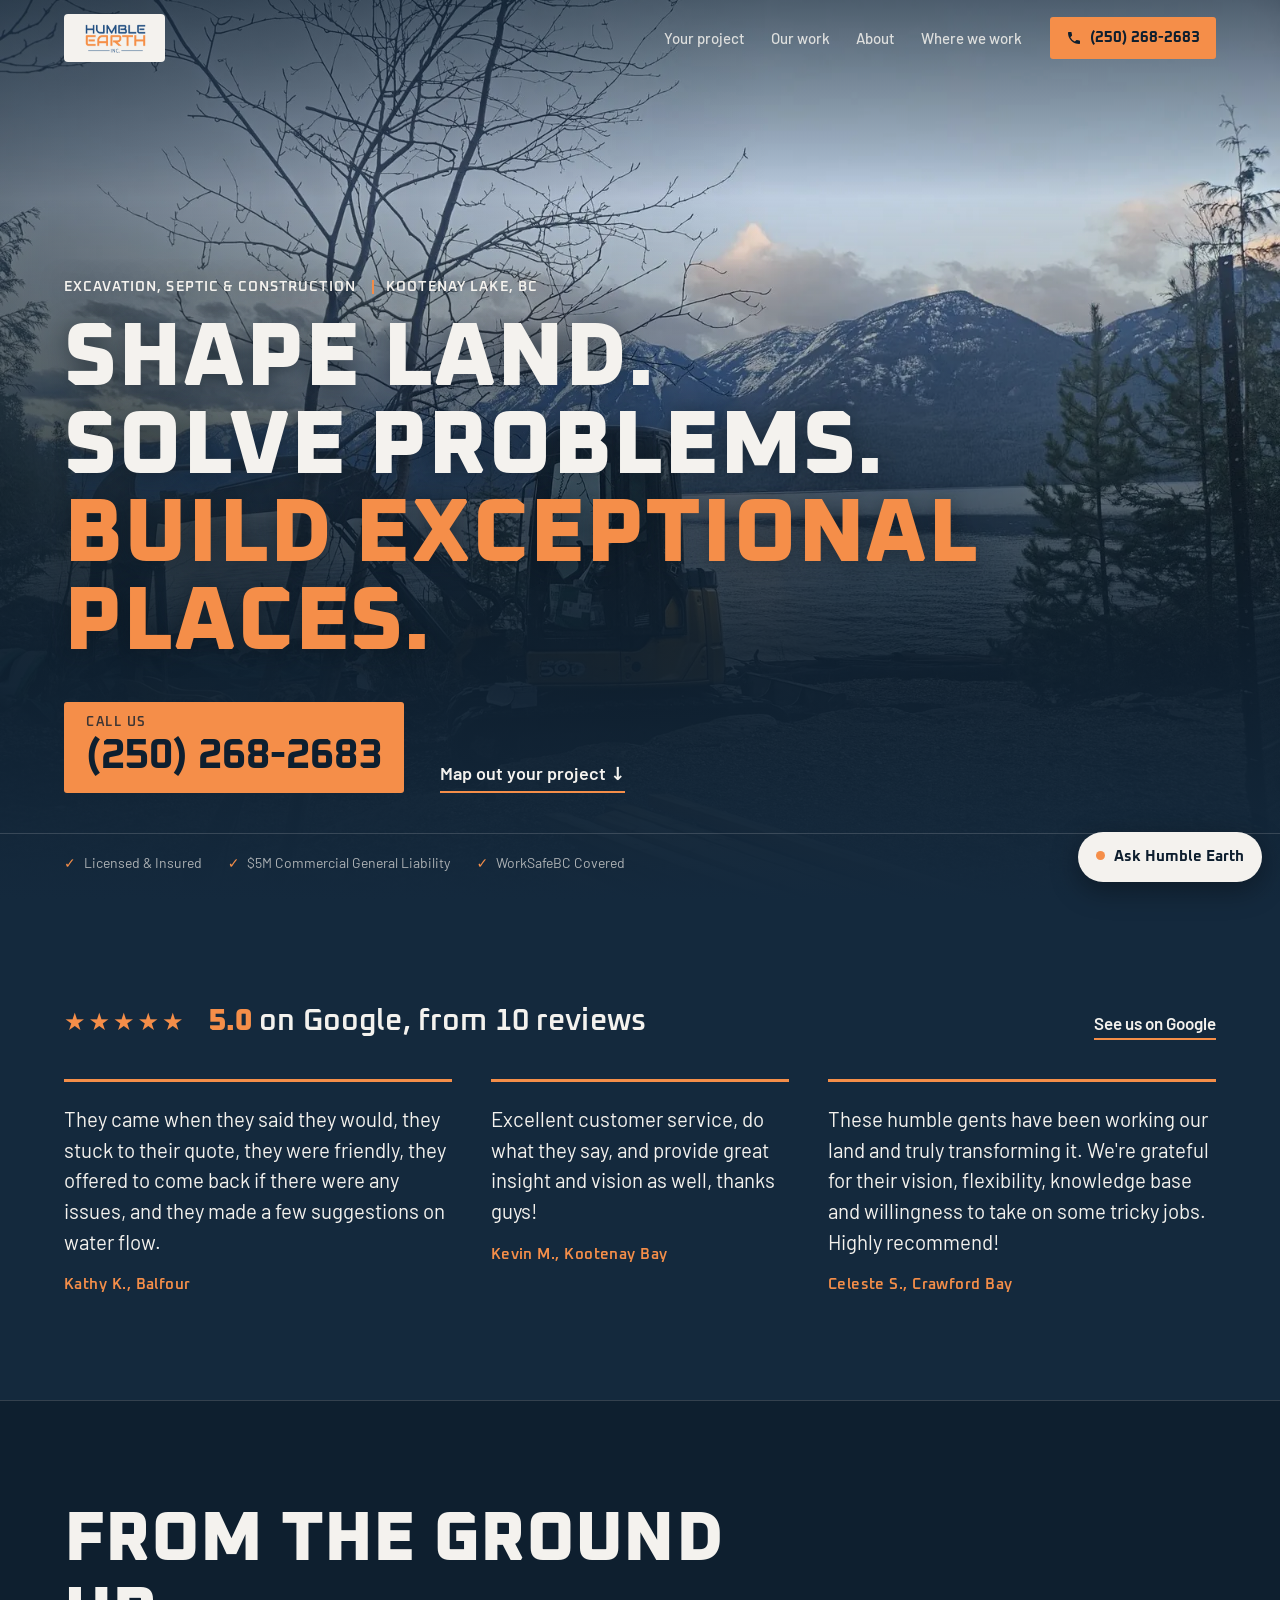
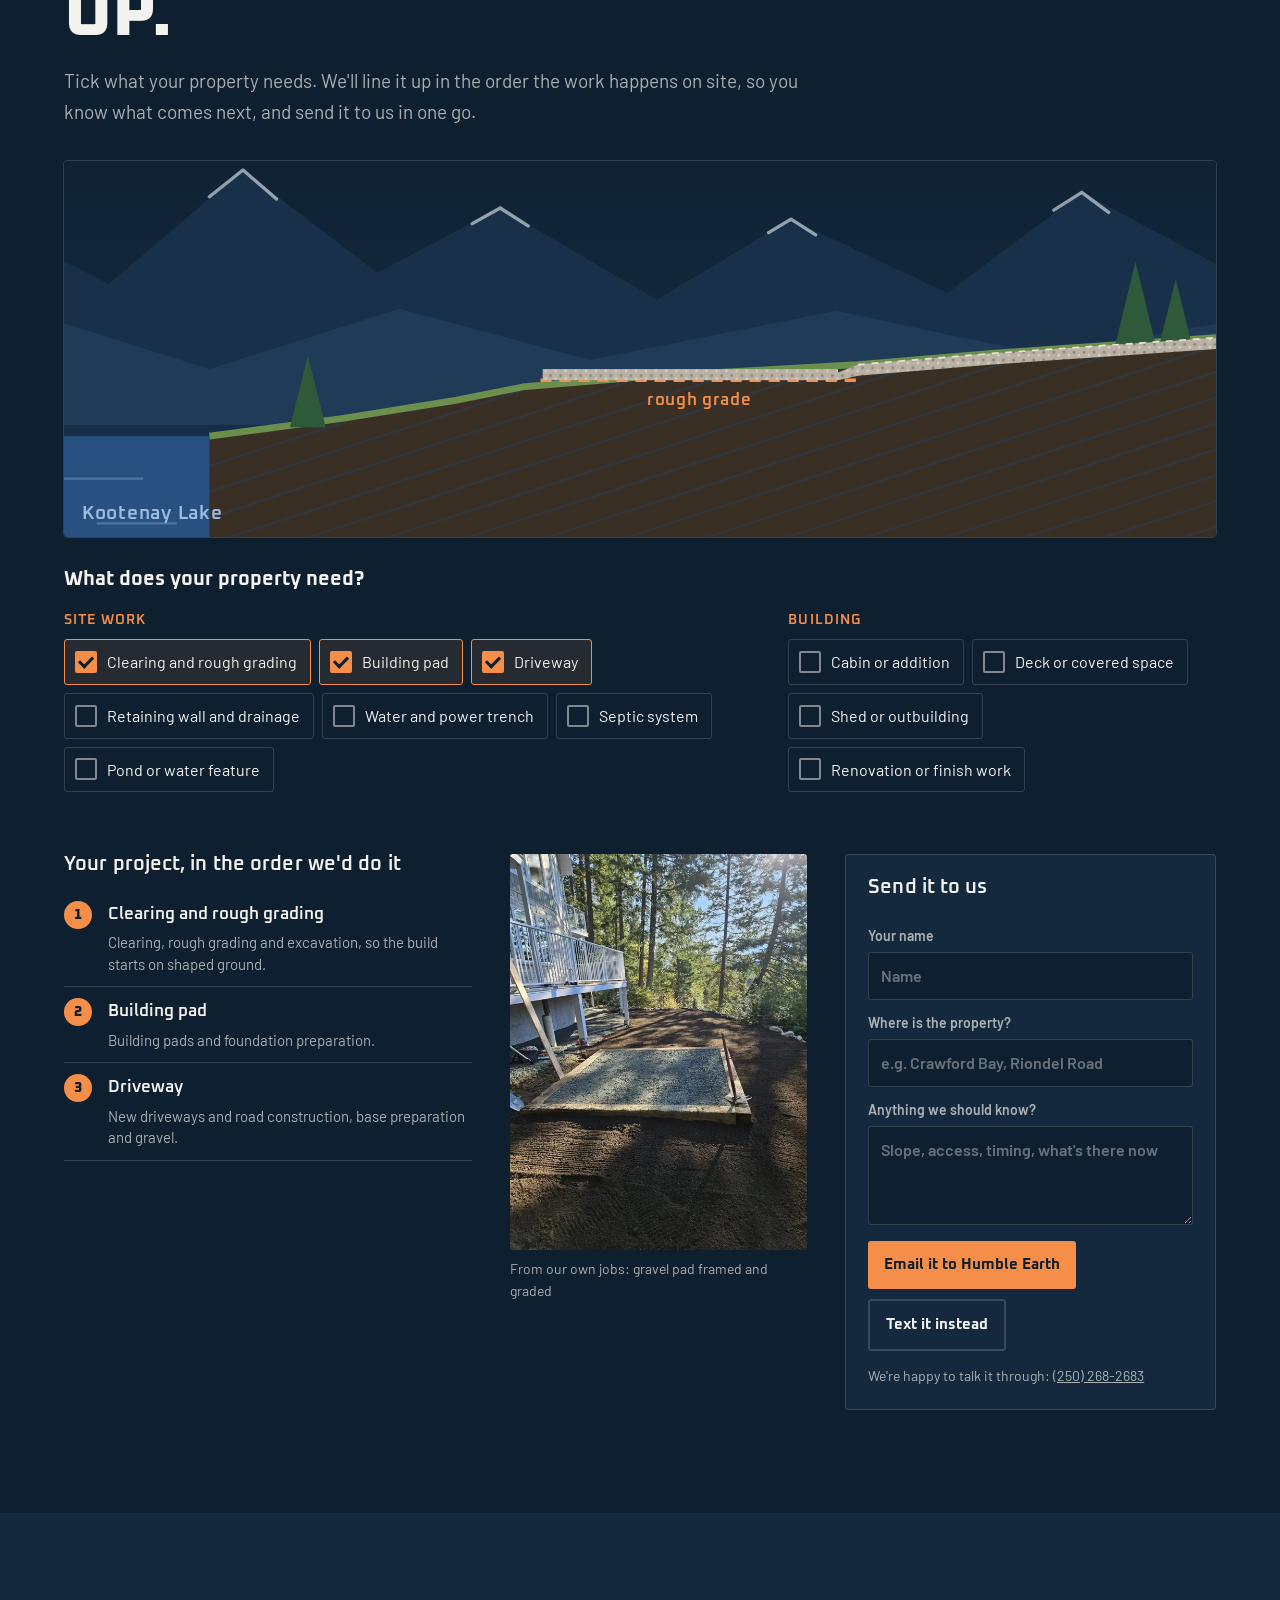
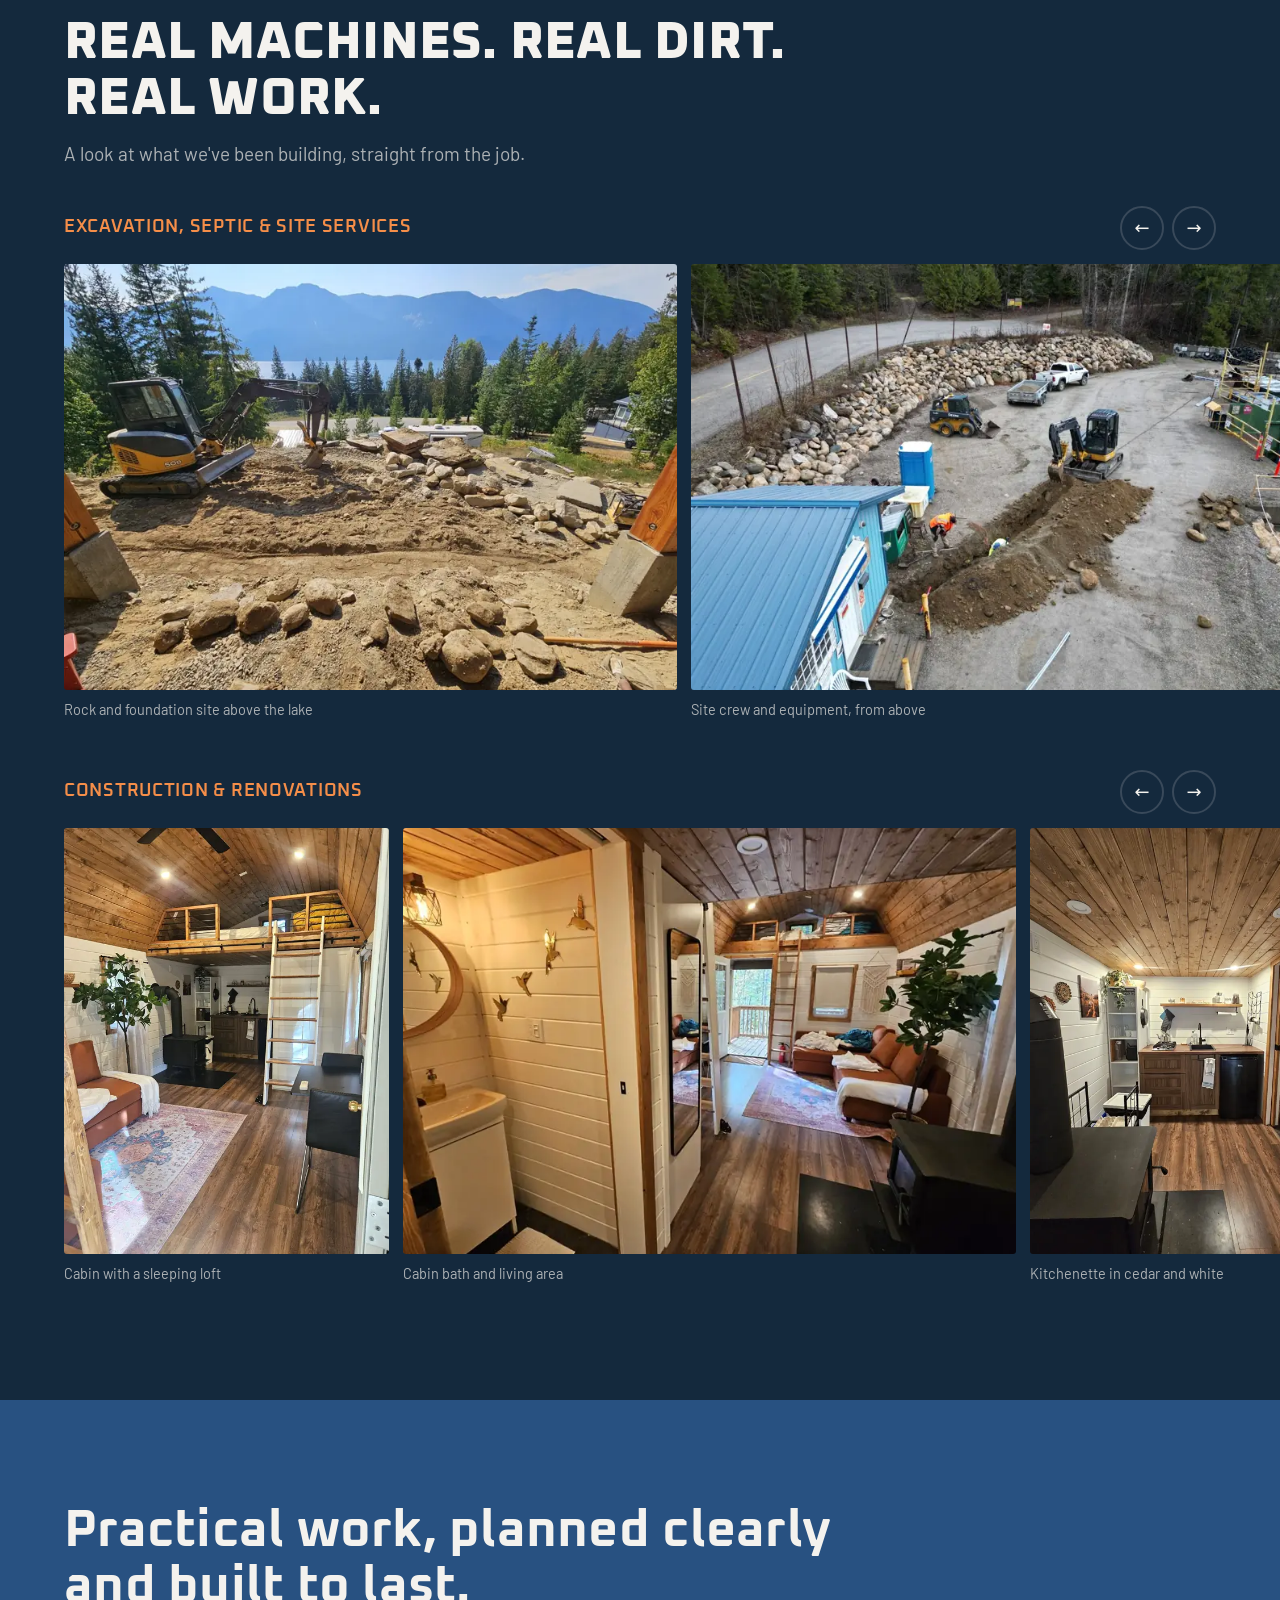
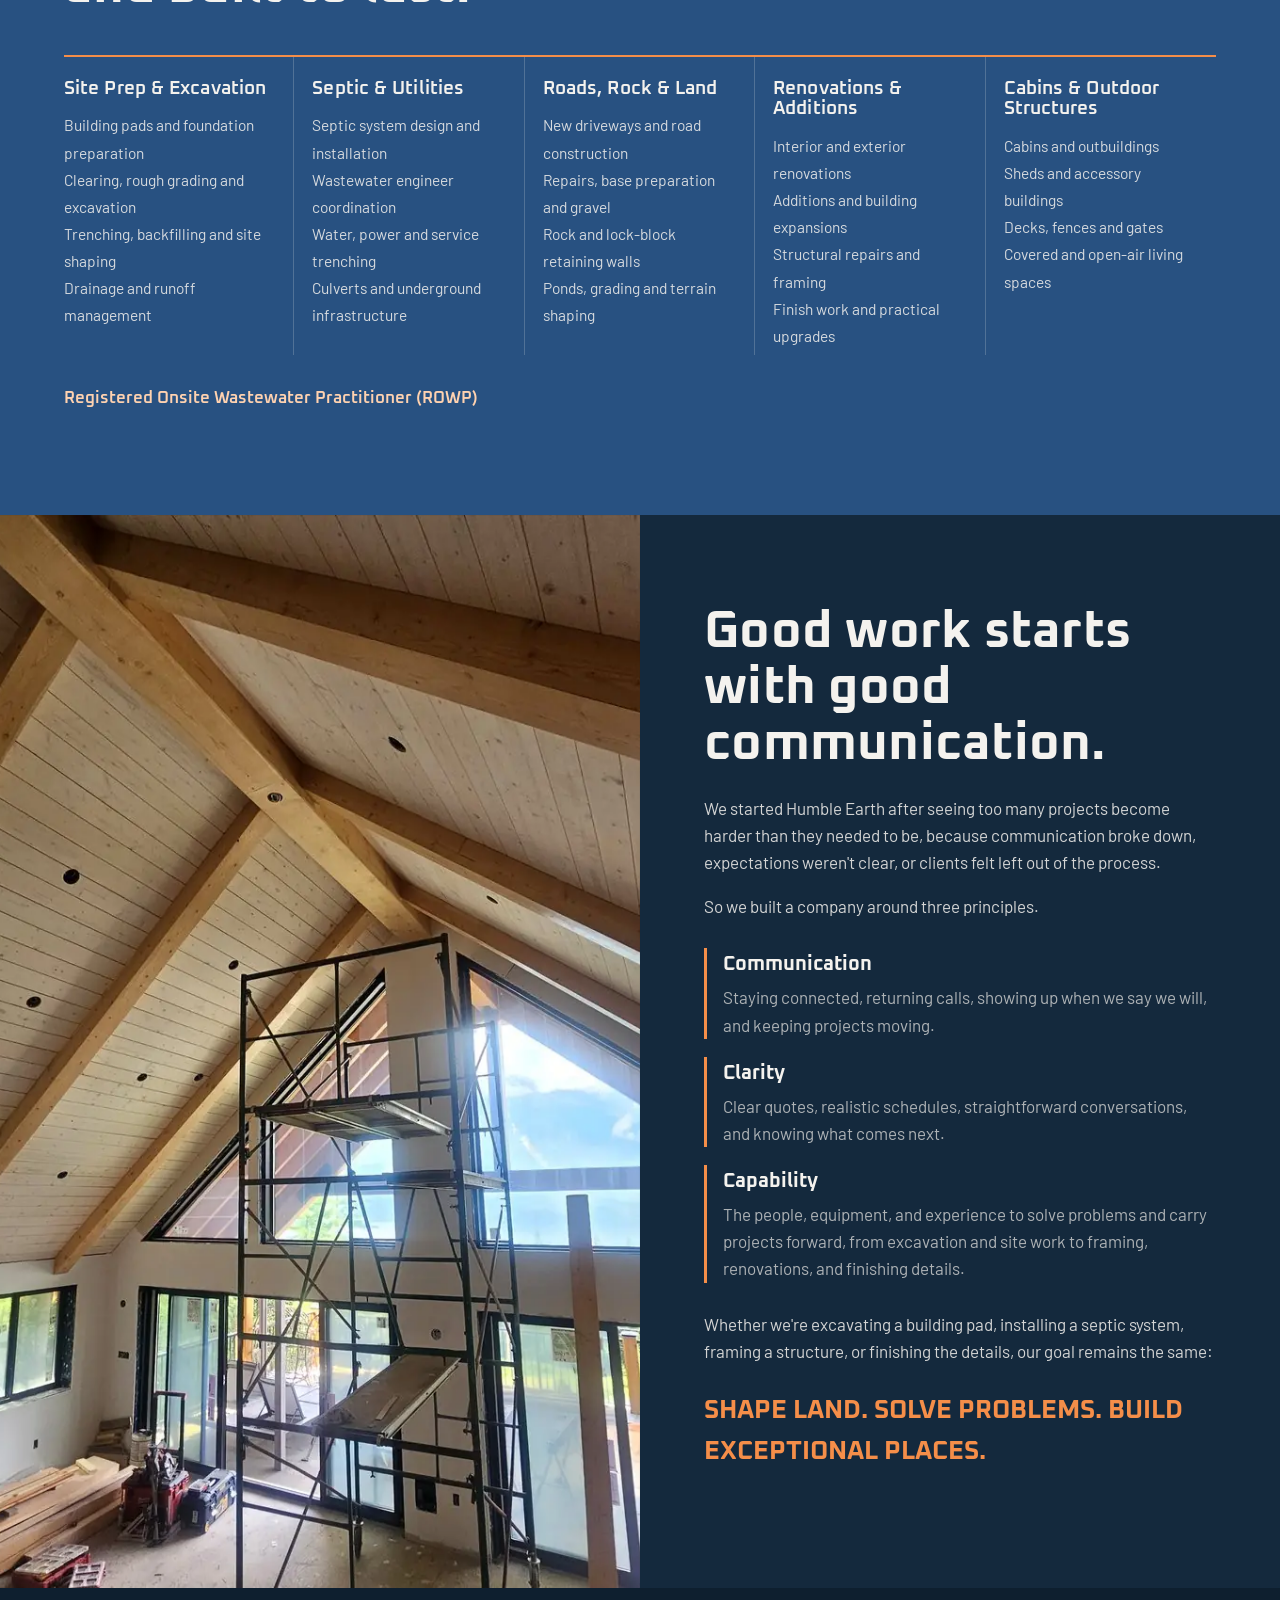
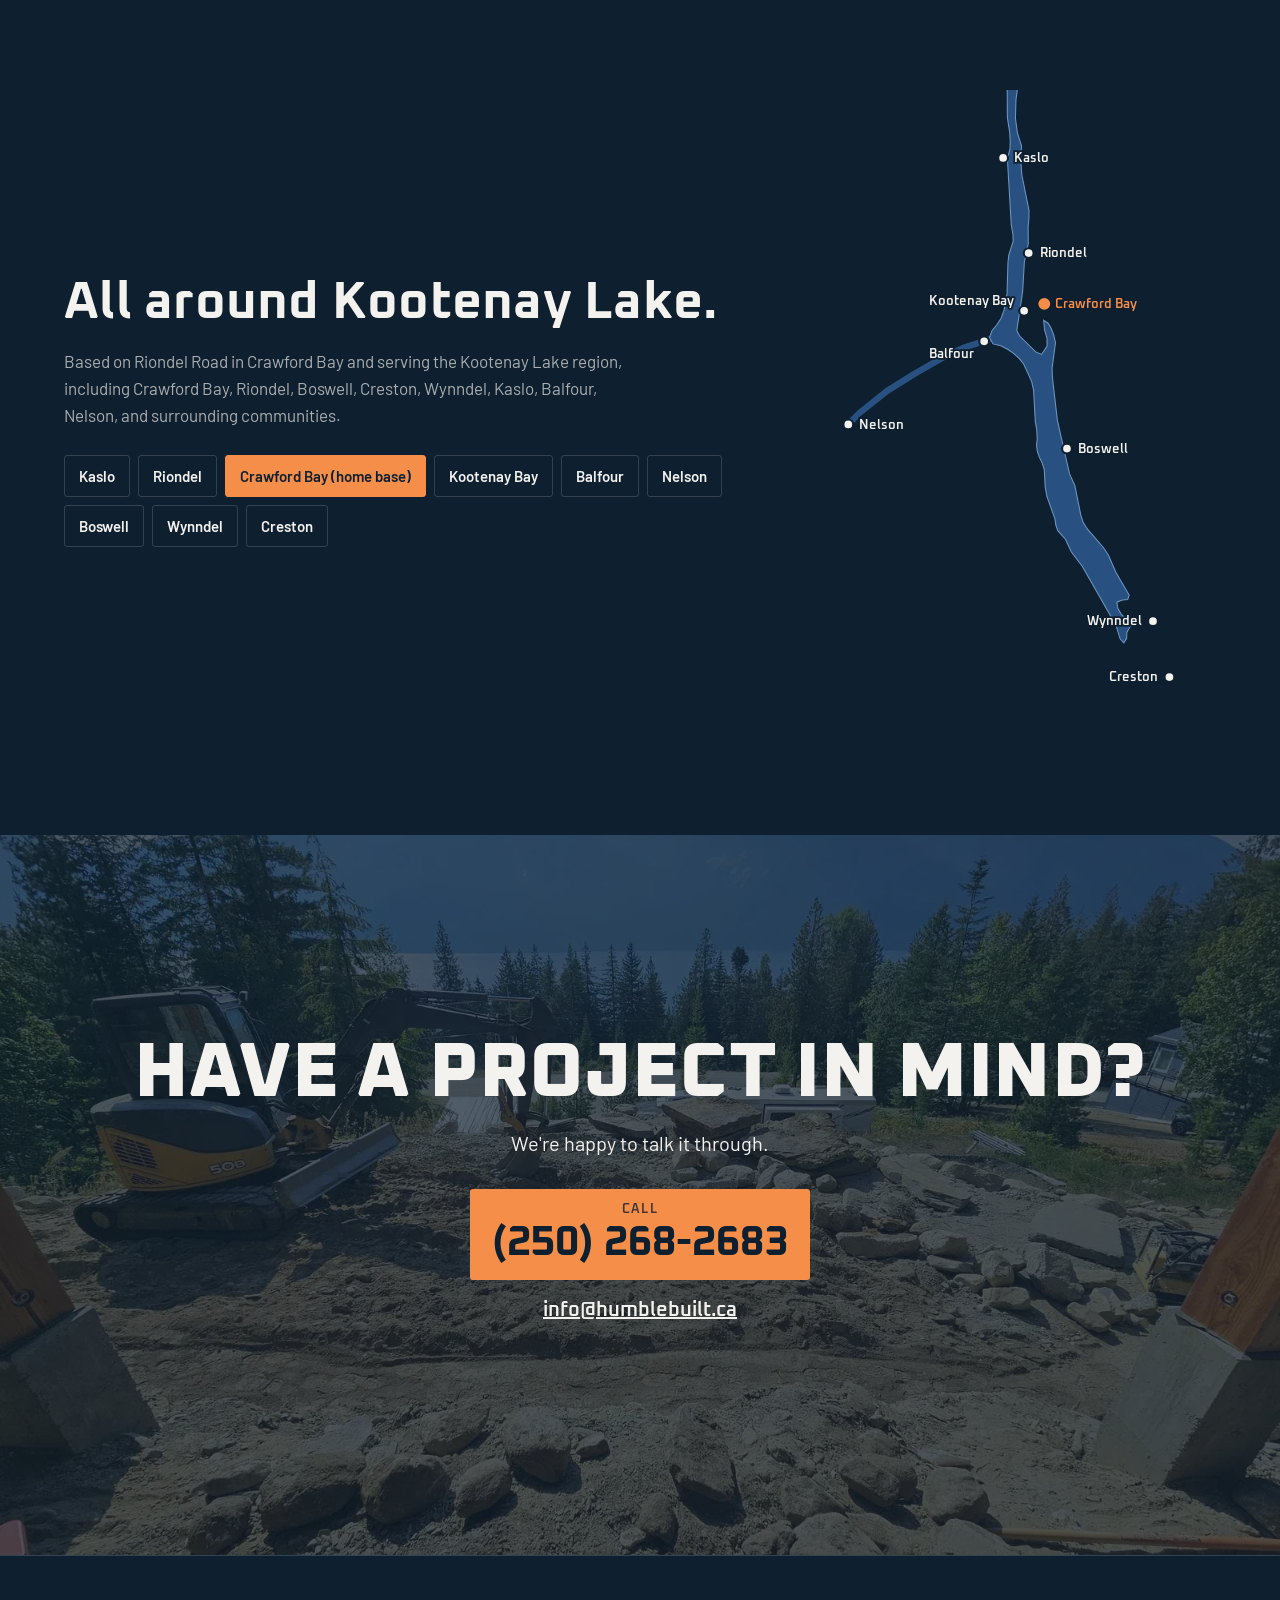
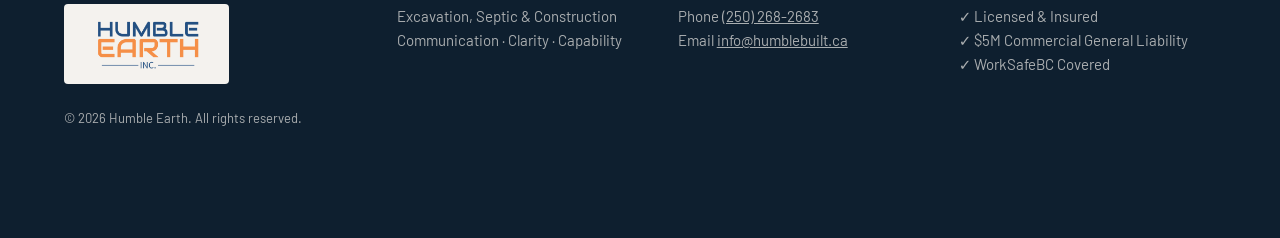
<file: index.html>
<!doctype html>
<html lang="en">
<head><meta charset="utf-8">

<meta name="viewport" content="width=device-width, initial-scale=1">
<title>Humble Earth | Excavation, Septic &amp; Construction on Kootenay Lake</title>
<meta name="description" content="Humble Earth Inc. Excavation, septic and construction around Kootenay Lake, BC: building pads, driveways, retaining walls, septic systems, cabins, renovations and decks. Communication, Clarity, Capability.">
<meta name="theme-color" content="#14293d">
<meta property="og:type" content="website">
<meta property="og:title" content="Humble Earth | Shape land. Solve problems. Build exceptional places.">
<meta property="og:description" content="Excavation, septic and construction around Kootenay Lake, BC.">
<meta property="og:image" content="assets/img/lakeside-dig.webp">
<link rel="stylesheet" href="assets/css/fonts.css">
<link rel="stylesheet" href="assets/css/site.css?v=2">
<link rel="icon" href="data:image/svg+xml,<svg xmlns='http://www.w3.org/2000/svg' viewBox='0 0 64 64'><rect width='64' height='64' rx='10' fill='%2314293d'/><path d='M14 44h36' stroke='%23F58E49' stroke-width='5' stroke-linecap='round'/><path d='M18 36V20M46 36V20M18 28h28' stroke='%23F4F2EE' stroke-width='5' stroke-linecap='round'/></svg>">
</head>
<body>

<header class="bar" id="bar">
  <a class="mark" href="#top" aria-label="Humble Earth, back to top"><img src="assets/img/logo.png" alt="Humble Earth Inc." width="81" height="38"></a>
  <nav class="bar-nav" aria-label="Sections">
    <a href="#lot">Your project</a>
    <a href="#work">Our work</a>
    <a href="#about">About</a>
    <a href="#area">Where we work</a>
  </nav>
  <a class="bar-call" href="tel:+12502682683"><svg viewBox="0 0 24 24" aria-hidden="true"><path d="M6.6 10.8a15.1 15.1 0 0 0 6.6 6.6l2.2-2.2c.3-.3.7-.4 1-.2 1.1.4 2.3.6 3.6.6.6 0 1 .4 1 1V20c0 .6-.4 1-1 1A17 17 0 0 1 3 4c0-.6.4-1 1-1h3.5c.6 0 1 .4 1 1 0 1.3.2 2.5.6 3.6.1.3 0 .7-.2 1z"/></svg><span>(250) 268-2683</span></a>
</header>

<main>
<!-- ============ TOP ============ -->
<section class="top" id="top">
  <div class="top-photo"><img src="assets/img/lakeside-dig.webp" srcset="assets/img/lakeside-dig-s.webp 760w, assets/img/lakeside-dig.webp 1600w" sizes="100vw" alt="Excavator at work on a lakeside lot, with Kootenay Lake and the mountains behind" fetchpriority="high"></div>
  <div class="top-shade"></div>
  <div class="top-in">
    <p class="top-kicker">Excavation, Septic &amp; Construction <span>Kootenay Lake, BC</span></p>
    <h1 class="top-h">Shape land.<br>Solve problems.<br><em>Build exceptional places.</em></h1>
    <div class="top-act">
      <a class="call-big" href="tel:+12502682683"><small>Call us</small>(250) 268-2683</a>
      <a class="top-plan" href="#lot">Map out your project <span aria-hidden="true">&darr;</span></a>
    </div>
  </div>
  <ul class="top-creds" aria-label="Credentials">
    <li>Licensed &amp; Insured</li><li>$5M Commercial General Liability</li><li>WorkSafeBC Covered</li>
  </ul>
</section>

<!-- ============ REVIEWS ============ -->
<section class="said" id="said" aria-labelledby="said-h">
  <div class="said-head">
    <p class="stars" aria-hidden="true">&#9733;&#9733;&#9733;&#9733;&#9733;</p>
    <h2 id="said-h"><strong>5.0</strong> on Google, from 10 reviews</h2>
    <a class="said-link" href="https://g.page/r/CaFylZ0rkzaOEBM" target="_blank" rel="noopener">See us on Google</a>
  </div>
  <div class="said-list" id="reviews">
    <figure class="rev">
      <blockquote class="rev-q">They came when they said they would, they stuck to their quote, they were friendly, they offered to come back if there were any issues, and they made a few suggestions on water flow.</blockquote>
      <figcaption class="rev-who">Kathy K., Balfour</figcaption>
    </figure>
    <figure class="rev">
      <blockquote class="rev-q">Excellent customer service, do what they say, and provide great insight and vision as well, thanks guys!</blockquote>
      <figcaption class="rev-who">Kevin M., Kootenay Bay</figcaption>
    </figure>
    <figure class="rev">
      <blockquote class="rev-q">These humble gents have been working our land and truly transforming it. We're grateful for their vision, flexibility, knowledge base and willingness to take on some tricky jobs. Highly recommend!</blockquote>
      <figcaption class="rev-who">Celeste S., Crawford Bay</figcaption>
    </figure>
  </div>
</section>

<!-- ============ THE LOT (signature) ============ -->
<section class="lot" id="lot" aria-labelledby="lot-h">
  <div class="lot-head">
    <h2 id="lot-h">From the ground up.</h2>
    <p>Tick what your property needs. We'll line it up in the order the work happens on site, so you know what comes next, and send it to us in one go.</p>
  </div>

  <div class="lot-stage">
    <div class="lot-svgwrap"><svg class="lot-svg" id="lot-svg" viewBox="170 104 1030 336" role="img" aria-label="A section through a lakeside lot that fills in with each job you choose">
      <defs>
        <linearGradient id="sky" x1="0" y1="0" x2="0" y2="1"><stop offset="0" stop-color="#0d1c2b"/><stop offset="1" stop-color="#1d3a59"/></linearGradient>
        <pattern id="soil" width="22" height="22" patternUnits="userSpaceOnUse" patternTransform="rotate(-18)"><path d="M0 11h22" stroke="#22405f" stroke-width="1.2"/></pattern>
        <pattern id="gravel" width="9" height="7" patternUnits="userSpaceOnUse"><rect width="9" height="7" fill="#b9b2a4"/><circle cx="2" cy="2" r="1.3" fill="#8e877a"/><circle cx="6.5" cy="4.6" r="1.1" fill="#d8d2c5"/></pattern>
        <clipPath id="under"><path d="M300,350 L420,334 L520,318 L580,306 L700,296 L880,286 L1000,276 L1200,262 V600 H300Z"/></clipPath>
      </defs>
      <rect width="1200" height="600" fill="url(#sky)"/>
      <path class="mtn mtn-b" d="M0,250 L120,168 L210,214 L330,112 L450,204 L560,146 L700,228 L820,156 L960,222 L1080,132 L1200,196 V340 H0Z"/>
      <path class="mtn-snow" d="M300,136 L330,112 L360,138 M535,160 L560,146 L585,162 M800,168 L820,156 L842,170 M1055,148 L1080,132 L1104,150"/>
      <path class="mtn mtn-f" d="M0,300 L160,246 L300,290 L470,236 L640,282 L860,238 L1040,276 L1200,250 V340 H0Z"/>
      <!-- lake -->
      <rect class="lake" x="0" y="350" width="320" height="250"/>
      <path class="lake-glint" d="M30,372h70 M150,388h90 M60,410h50 M200,428h70 M40,452h110 M180,480h60"/>
      <!-- ground -->
      <path class="ground" d="M300,350 L420,334 L520,318 L580,306 L700,296 L880,286 L1000,276 L1200,262 V600 H300Z"/>
      <path class="soil" d="M300,350 L420,334 L520,318 L580,306 L700,296 L880,286 L1000,276 L1200,262 V600 H300Z" fill="url(#soil)" opacity=".7"/>
      <path class="surface" d="M300,350 L420,334 L520,318 L580,306 L700,296 L880,286 L1000,276 L1200,262"/>

      <!-- trees that stay -->
      <g class="tree"><path d="M372,342 l16,-64 l16,64z"/><rect x="386" y="342" width="4" height="0"/></g>
      <g class="tree"><path d="M1110,268 l18,-74 l18,74z"/></g>
      <g class="tree"><path d="M1150,266 l14,-56 l14,56z"/></g>
      <!-- trees in the build zone (fall when cleared) -->
      <g class="tree tree-z" data-job="clear-off"><path d="M630,302 l17,-72 l17,72z"/></g>
      <g class="tree tree-z" data-job="clear-off"><path d="M690,298 l20,-86 l20,86z"/></g>
      <g class="tree tree-z" data-job="clear-off"><path d="M760,294 l15,-60 l15,60z"/></g>
      <g class="tree tree-z" data-job="clear-off"><path d="M820,290 l19,-78 l19,78z"/></g>

      <!-- CLEAR: finished grade -->
      <g class="job" data-job="clear"><path class="grade" d="M596,300 H880"/><text x="738" y="322" class="lbl">rough grade</text></g>

      <!-- PAD -->
      <g class="job" data-job="pad">
        <rect x="598" y="290" width="264" height="10" fill="url(#gravel)"/>
      </g>

      <!-- DRIVEWAY -->
      <g class="job" data-job="drive">
        <path d="M862,293 L880,286 L1000,276 L1200,262 L1200,272 L1000,286 L880,296 L862,300Z" fill="url(#gravel)"/>
        <path class="drive-edge" d="M880,286 L1000,276 L1200,262"/>
      </g>

      <!-- WALL -->
      <g class="job" data-job="wall">
        <g class="blocks">
          <rect x="572" y="300" width="26" height="12"/><rect x="572" y="312" width="26" height="12"/><rect x="566" y="324" width="32" height="12"/><rect x="566" y="300" width="6" height="0"/>
        </g>
        <circle cx="560" cy="332" r="4.5" class="drain"/>
      </g>

      <!-- TRENCH: water and power -->
      <g class="job" data-job="trench" clip-path="url(#under)">
        <path class="trench" d="M1200,300 H1010 Q990,300 990,312 V318 H850 Q838,318 838,306 V296"/>
        <text x="1060" y="318" class="lbl lbl-u">water + power</text>
      </g>

      <!-- SEPTIC -->
      <g class="job" data-job="septic" clip-path="url(#under)">
        <path class="pipe" d="M640,300 V352 H552"/>
        <rect class="tank" x="500" y="346" width="52" height="30" rx="6"/>
        <path class="pipe" d="M500,362 H476"/>
        <path class="field" d="M430,374 H476 M422,386 H476 M414,398 H476"/>
        <text x="446" y="420" class="lbl lbl-u">tank + field</text>
      </g>

      <!-- POND -->
      <g class="job" data-job="pond">
        <ellipse cx="396" cy="338" rx="26" ry="5" class="pond"/>
        <path class="rocks" d="M368,338 q4,-8 10,-4 q4,-7 10,-1 M410,334 q5,-7 11,-2 q4,-5 8,1"/>
      </g>

      <!-- CABIN -->
      <g class="job job-rise" data-job="cabin">
        <rect class="cab-wall" x="650" y="214" width="170" height="76"/>
        <path class="cab-roof" d="M638,218 L735,160 L832,218Z"/>
        <rect class="cab-win" x="672" y="234" width="38" height="30"/>
        <rect class="cab-win" x="760" y="234" width="38" height="30"/>
        <path class="cab-gable" d="M720,200 h30 v18 h-30z"/>
      </g>

      <!-- DECK -->
      <g class="job" data-job="deck">
        <path class="deck" d="M604,262 H650 M604,262 V290 M627,262 V290 M604,250 V262 M604,250 H650"/>
      </g>

      <!-- SHED -->
      <g class="job job-rise" data-job="shed">
        <rect class="shed-wall" x="1036" y="236" width="44" height="34"/>
        <path class="cab-roof" d="M1030,238 L1058,218 L1086,238Z"/>
        <rect class="shed-door" x="1052" y="248" width="12" height="22"/>
      </g>
      <text x="186" y="424" class="lbl lbl-lake">Kootenay Lake</text>
    </svg></div>

    <div class="lot-side">
      <fieldset class="jobs" id="jobs">
        <legend>What does your property need?</legend>
        <div class="jobs-grp"><span class="jobs-cap">Site work</span><div class="jobs-list" id="jobs-site"></div></div>
        <div class="jobs-grp"><span class="jobs-cap">Building</span><div class="jobs-list" id="jobs-build"></div></div>
      </fieldset>
    </div>
  </div>

  <div class="lot-out">
    <div class="order">
      <h3>Your project, in the order we'd do it</h3>
      <ol class="order-list" id="order-list"></ol>
      <p class="order-empty" id="order-empty">Tick a job above and it lands here, in sequence.</p>
    </div>
    <figure class="order-photo" id="order-photo">
      <img id="order-img" src="assets/img/gravel-pad-s.webp" alt="Gravel pad framed and graded" width="760" height="1013">
      <figcaption id="order-cap">From our own jobs: gravel pad framed and graded</figcaption>
    </figure>
    <form class="send" id="send">
      <h3>Send it to us</h3>
      <label>Your name<input name="name" autocomplete="name" placeholder="Name"></label>
      <label>Where is the property?<input name="where" placeholder="e.g. Crawford Bay, Riondel Road"></label>
      <label>Anything we should know?<textarea name="note" rows="3" placeholder="Slope, access, timing, what's there now"></textarea></label>
      <div class="send-btns">
        <button type="submit" data-via="mail">Email it to Humble Earth</button>
        <button type="submit" data-via="sms" class="ghost">Text it instead</button>
      </div>
      <p class="send-note">We're happy to talk it through: <a href="tel:+12502682683">(250) 268-2683</a></p>
    </form>
  </div>
</section>

<!-- ============ WORK ============ -->
<section class="work" id="work" aria-labelledby="work-h">
  <div class="work-head">
    <h2 id="work-h">Real machines. Real dirt. Real work.</h2>
    <p>A look at what we've been building, straight from the job.</p>
  </div>

  <div class="rail-wrap">
    <div class="rail-top"><h3>Excavation, septic &amp; site services</h3><div class="rail-nav"><button type="button" data-rail="rail-dirt" data-d="-1" aria-label="Previous photos">&larr;</button><button type="button" data-rail="rail-dirt" data-d="1" aria-label="Next photos">&rarr;</button></div></div>
    <div class="rail" id="rail-dirt" tabindex="0" aria-label="Excavation photos">
      <figure class="shot"><img class="shot-img" src="assets/img/rock-site-s.webp" alt="Excavator working a rock and foundation site with a mountain lake view" loading="lazy" width="760" height="570"><figcaption class="shot-cap">Rock and foundation site above the lake</figcaption></figure>
      <figure class="shot"><img class="shot-img" src="assets/img/aerial-s.webp" alt="Aerial view of site crew and equipment" loading="lazy" width="760" height="570"><figcaption class="shot-cap">Site crew and equipment, from above</figcaption></figure>
      <figure class="shot tall"><img class="shot-img" src="assets/img/driveway-prep-s.webp" alt="Excavator on a driveway prep site" loading="lazy" width="570" height="760"><figcaption class="shot-cap">Driveway prep</figcaption></figure>
      <figure class="shot"><img class="shot-img" src="assets/img/geogrid-s.webp" alt="Retaining wall drainage and geogrid install" loading="lazy" width="760" height="570"><figcaption class="shot-cap">Retaining wall drainage and geogrid</figcaption></figure>
      <figure class="shot"><img class="shot-img" src="assets/img/foundation-s.webp" alt="Concrete foundation walls poured" loading="lazy" width="760" height="570"><figcaption class="shot-cap">Foundation walls poured</figcaption></figure>
      <figure class="shot tall"><img class="shot-img" src="assets/img/membrane-s.webp" alt="Foundation waterproofing membrane detail" loading="lazy" width="570" height="760"><figcaption class="shot-cap">Foundation waterproofing</figcaption></figure>
      <figure class="shot"><img class="shot-img" src="assets/img/stakes-s.webp" alt="Excavator with building layout stakes" loading="lazy" width="760" height="570"><figcaption class="shot-cap">Building layout, staked out</figcaption></figure>
      <figure class="shot"><img class="shot-img" src="assets/img/dark-cabin-s.webp" alt="Site grading and groundwork beside a finished cabin" loading="lazy" width="760" height="570"><figcaption class="shot-cap">Grading around a finished cabin</figcaption></figure>
      <figure class="shot tall"><img class="shot-img" src="assets/img/conduit-s.webp" alt="Excavator with utility conduit" loading="lazy" width="570" height="760"><figcaption class="shot-cap">Utility conduit going in</figcaption></figure>
      <figure class="shot"><img class="shot-img" src="assets/img/patio-s.webp" alt="Finished rock patio with a mountain view" loading="lazy" width="760" height="570"><figcaption class="shot-cap">Rock patio with the view</figcaption></figure>
    </div>
  </div>

  <div class="rail-wrap">
    <div class="rail-top"><h3>Construction &amp; renovations</h3><div class="rail-nav"><button type="button" data-rail="rail-wood" data-d="-1" aria-label="Previous photos">&larr;</button><button type="button" data-rail="rail-wood" data-d="1" aria-label="Next photos">&rarr;</button></div></div>
    <div class="rail" id="rail-wood" tabindex="0" aria-label="Construction photos">
      <figure class="shot tall"><img class="shot-img" src="assets/img/cabin-tall-s.webp" alt="Finished cabin interior with a sleeping loft" loading="lazy" width="570" height="760"><figcaption class="shot-cap">Cabin with a sleeping loft</figcaption></figure>
      <figure class="shot"><img class="shot-img" src="assets/img/cabin-bath-s.webp" alt="Cabin bathroom and living area" loading="lazy" width="760" height="570"><figcaption class="shot-cap">Cabin bath and living area</figcaption></figure>
      <figure class="shot tall"><img class="shot-img" src="assets/img/kitchenette-s.webp" alt="Cabin kitchenette interior" loading="lazy" width="570" height="760"><figcaption class="shot-cap">Kitchenette in cedar and white</figcaption></figure>
      <figure class="shot"><img class="shot-img" src="assets/img/post-beam-s.webp" alt="Timber post and beam framing" loading="lazy" width="760" height="570"><figcaption class="shot-cap">Post and beam framing</figcaption></figure>
      <figure class="shot"><img class="shot-img" src="assets/img/cedar-shed-s.webp" alt="Finished cedar shingle shed" loading="lazy" width="760" height="570"><figcaption class="shot-cap">Cedar shingle shed</figcaption></figure>
      <figure class="shot"><img class="shot-img" src="assets/img/deck-s.webp" alt="Cedar deck with a forest view" loading="lazy" width="760" height="570"><figcaption class="shot-cap">Cedar deck in the trees</figcaption></figure>
      <figure class="shot"><img class="shot-img" src="assets/img/cabin-ext-s.webp" alt="Finished cabin exterior" loading="lazy" width="760" height="570"><figcaption class="shot-cap">Finished cabin, ready for the season</figcaption></figure>
      <figure class="shot"><img class="shot-img" src="assets/img/tools-s.webp" alt="Tool belts and framing tools laid out" loading="lazy" width="760" height="570"><figcaption class="shot-cap">The crew's belts, ready to frame</figcaption></figure>
    </div>
  </div>
</section>

<!-- ============ SERVICES ============ -->
<section class="what" id="services" aria-labelledby="what-h">
  <div class="what-head">
    <h2 id="what-h">Practical work, planned clearly and built to last.</h2>
  </div>
  <div class="what-cols" id="svc-list">
    <div class="svc"><h3 class="svc-n">Site Prep &amp; Excavation</h3><p class="svc-l">Building pads and foundation preparation<br>Clearing, rough grading and excavation<br>Trenching, backfilling and site shaping<br>Drainage and runoff management</p></div>
    <div class="svc"><h3 class="svc-n">Septic &amp; Utilities</h3><p class="svc-l">Septic system design and installation<br>Wastewater engineer coordination<br>Water, power and service trenching<br>Culverts and underground infrastructure</p></div>
    <div class="svc"><h3 class="svc-n">Roads, Rock &amp; Land</h3><p class="svc-l">New driveways and road construction<br>Repairs, base preparation and gravel<br>Rock and lock-block retaining walls<br>Ponds, grading and terrain shaping</p></div>
    <div class="svc"><h3 class="svc-n">Renovations &amp; Additions</h3><p class="svc-l">Interior and exterior renovations<br>Additions and building expansions<br>Structural repairs and framing<br>Finish work and practical upgrades</p></div>
    <div class="svc"><h3 class="svc-n">Cabins &amp; Outdoor Structures</h3><p class="svc-l">Cabins and outbuildings<br>Sheds and accessory buildings<br>Decks, fences and gates<br>Covered and open-air living spaces</p></div>
  </div>
  <p class="what-rowp">Registered Onsite Wastewater Practitioner (ROWP)</p>
</section>

<!-- ============ ABOUT ============ -->
<section class="about" id="about" aria-labelledby="about-h">
  <div class="about-photo"><img src="assets/img/vaulted.webp" alt="Finished timber-framed interior with a vaulted shiplap ceiling and a tall gable window" loading="lazy" width="1600" height="1140"></div>
  <div class="about-text">
    <h2 id="about-h">Good work starts with good communication.</h2>
    <p>We started Humble Earth after seeing too many projects become harder than they needed to be, because communication broke down, expectations weren't clear, or clients felt left out of the process.</p>
    <p>So we built a company around three principles.</p>
    <dl class="three">
      <div><dt>Communication</dt><dd>Staying connected, returning calls, showing up when we say we will, and keeping projects moving.</dd></div>
      <div><dt>Clarity</dt><dd>Clear quotes, realistic schedules, straightforward conversations, and knowing what comes next.</dd></div>
      <div><dt>Capability</dt><dd>The people, equipment, and experience to solve problems and carry projects forward, from excavation and site work to framing, renovations, and finishing details.</dd></div>
    </dl>
    <p class="about-close">Whether we're excavating a building pad, installing a septic system, framing a structure, or finishing the details, our goal remains the same:</p>
    <p class="about-goal">Shape land. Solve problems. Build exceptional places.</p>
  </div>
</section>

<!-- ============ AREA ============ -->
<section class="area" id="area" aria-labelledby="area-h">
  <div class="area-text">
    <h2 id="area-h">All around Kootenay Lake.</h2>
    <p>Based on Riondel Road in Crawford Bay and serving the Kootenay Lake region, including Crawford Bay, Riondel, Boswell, Creston, Wynndel, Kaslo, Balfour, Nelson, and surrounding communities.</p>
    <ul class="towns" id="towns"></ul>
  </div>
  <div class="area-map">
    <svg viewBox="0 0 600 907" id="map" role="img" aria-label="Map of Kootenay Lake with the communities Humble Earth serves">
      <path class="map-arm" d="M286,352 L268.8,359 L240,368 L211.8,381 L170,405 L130,430 L90,462 L74.7,477.8"/>
      <path class="map-lake" d="M481.4,762.4 L477.4,766.6 L472.6,774.9 L472.4,783.2 L468.3,789.8 L463.0,784.0 L457.2,764.9 L409.1,680.8 L393.2,659.6 L384.9,641.7 L374.0,629.6 L371.2,621.5 L369.9,612.6 L358.4,580.7 L356.0,567.1 L354.7,542.7 L351.6,532.7 L347.6,524.5 L344.7,515.8 L343.6,507.3 L344.6,498.9 L343.9,484.8 L341.9,474.5 L339.4,428.8 L336.7,416.6 L325.2,391.5 L318.8,383.5 L311.3,376.7 L302.9,370.8 L292.6,365.5 L281.4,362.7 L276.5,353.5 L279.9,343.9 L286.5,336.1 L293.2,325.7 L297.3,314.2 L301.5,290.9 L302.8,246.1 L304.1,235.5 L310.3,216.0 L309.9,206.4 L307.5,191.9 L302.2,102.2 L303.4,93.5 L305.7,83.9 L306.1,74.0 L305.3,60.9 L302.0,39.6 L301.7,-3.8 L297.1,-33.7 L279.0,-84.4 L272.8,-109.9 L269.5,-132.7 L270.8,-142.4 L283.3,-137.1 L291.5,-125.9 L292.3,-115.8 L296.3,-95.8 L304.4,-68.9 L315.4,-42.8 L318.6,-29.0 L318.6,-18.7 L314.2,14.5 L313.5,40.5 L316.3,61.4 L322.2,80.0 L320.9,99.7 L322.7,121.4 L332.8,172.0 L332.8,182.9 L331.6,194.6 L331.8,219.3 L326.2,245.8 L323.8,288.0 L315.4,343.9 L319.5,351.5 L342.4,374.1 L350.7,377.8 L358.7,365.9 L358.5,354.1 L355.1,342.8 L353.8,329.0 L360.1,333.2 L364.3,340.1 L368.3,350.4 L370.7,361.0 L365.9,396.9 L366.2,409.5 L373.4,472.0 L390.7,548.1 L398.4,565.4 L406.8,607.0 L410.2,617.6 L416.1,627.1 L439.1,653.6 L446.2,664.2 L457.1,689.2 L475.9,721.5 L473.9,728.0 L466.3,728.6 L458.4,731.7 L459.7,740.5 L464.5,748.7 L471.3,755.1 L481.4,762.4Z"/>
      <g id="map-pins"></g>
    </svg>
  </div>
</section>

<!-- ============ CONTACT ============ -->
<section class="close" id="contact" aria-labelledby="close-h">
  <img class="close-bg" src="assets/img/rock-site.webp" alt="" loading="lazy" width="1600" height="1200">
  <div class="close-in">
    <h2 id="close-h">Have a project in mind?</h2>
    <p>We're happy to talk it through.</p>
    <a class="call-big" href="tel:+12502682683"><small>Call</small>(250) 268-2683</a>
    <p class="close-mail"><a href="mailto:info@humblebuilt.ca">info@humblebuilt.ca</a></p>
  </div>
</section>
</main>

<footer class="foot">
  <div class="foot-mark"><img src="assets/img/logo.png" alt="Humble Earth Inc." width="137" height="64" loading="lazy"></div>
  <p>Excavation, Septic &amp; Construction<br>Communication &middot; Clarity &middot; Capability</p>
  <p>Phone <a href="tel:+12502682683">(250) 268-2683</a><br>Email <a href="mailto:info@humblebuilt.ca">info@humblebuilt.ca</a></p>
  <p>&#10003; Licensed &amp; Insured<br>&#10003; $5M Commercial General Liability<br>&#10003; WorkSafeBC Covered</p>
  <p class="foot-c">&copy; 2026 Humble Earth. All rights reserved.</p>
</footer>

<!-- ============ ASK ============ -->
<button class="ask-btn" id="ask-btn" type="button" aria-expanded="false" aria-controls="ask">Ask Humble Earth</button>
<section class="ask" id="ask" hidden aria-label="Ask Humble Earth">
  <div class="ask-top"><strong>Ask Humble Earth</strong><button type="button" id="ask-x" aria-label="Close">&times;</button></div>
  <div class="ask-log" id="ask-log" aria-live="polite"></div>
  <div class="ask-quick" id="ask-quick">
    <button type="button" data-k="septic">Do you do septic?</button>
    <button type="button" data-k="where">Where do you work?</button>
    <button type="button" data-k="quote">How do I get a quote?</button>
    <button type="button" data-k="cabin">Can you build a cabin?</button>
    <button type="button" data-k="insured">Are you insured?</button>
  </div>
  <form class="ask-form" id="ask-form">
    <input id="ask-in" placeholder="Ask about your property or project" autocomplete="off" aria-label="Your question">
    <button type="submit">Ask</button>
  </form>
</section>

<script type="application/json" id="site-data">
{
  "assistant": {
    "phone": "(250) 268-2683",
    "email": "info@humblebuilt.ca",
    "where": "We're on Riondel Road in Crawford Bay and work all around the Kootenay Lake region: Crawford Bay, Riondel, Boswell, Creston, Wynndel, Kaslo, Balfour, Nelson, and surrounding communities.",
    "septic": "Yes. Septic system design and installation, septic upgrades and repairs, and wastewater engineer coordination. We're a Registered Onsite Wastewater Practitioner (ROWP).",
    "excavation": "Building pads and foundation preparation, clearing, rough grading and excavation, trenching, backfilling and site shaping, drainage and runoff management, new driveways and roads, gravel, rock and lock-block retaining walls, ponds and terrain shaping.",
    "building": "New cabins, additions and outbuildings built from the ground up, interior and exterior renovations, framing and structural carpentry, cedar decks, fences and gates, covered and open-air living spaces, and finish work.",
    "insured": "Yes. We're licensed and insured, with $5M Commercial General Liability, and WorkSafeBC covered.",
    "quote": "Tell us what the property needs and where it is. The planner on this page lines your jobs up in order and sends them to us by email or text, or just call (250) 268-2683. Clear quotes and realistic schedules are how we work.",
    "price": "Every property is different, so we quote each job once we know the site and the scope. Our quotes are clear, and we stick to them. Send us the details or call (250) 268-2683.",
    "reviews": "We're 5.0 on Google from 10 reviews. Kathy in Balfour said we came when we said we would and stuck to our quote."
  }
}
</script>
<script src="assets/js/site.js?v=2" defer></script>
</body>
</html>
</file>
<file: assets/css/fonts.css>
/* vietnamese */
@font-face {
  font-family: 'Barlow';
  font-style: italic;
  font-weight: 400;
  font-display: swap;
  src: url(../fonts/font-10-7cHrv4kjgoGqM7E_Cfs0wH8RnA.woff2) format('woff2');
  unicode-range: U+0102-0103, U+0110-0111, U+0128-0129, U+0168-0169, U+01A0-01A1, U+01AF-01B0, U+0300-0301, U+0303-0304, U+0308-0309, U+0323, U+0329, U+1EA0-1EF9, U+20AB;
}
/* latin-ext */
@font-face {
  font-family: 'Barlow';
  font-style: italic;
  font-weight: 400;
  font-display: swap;
  src: url(../fonts/font-11-7cHrv4kjgoGqM7E_Cfs1wH8RnA.woff2) format('woff2');
  unicode-range: U+0100-02BA, U+02BD-02C5, U+02C7-02CC, U+02CE-02D7, U+02DD-02FF, U+0304, U+0308, U+0329, U+1D00-1DBF, U+1E00-1E9F, U+1EF2-1EFF, U+2020, U+20A0-20AB, U+20AD-20C4, U+2113, U+2C60-2C7F, U+A720-A7FF;
}
/* latin */
@font-face {
  font-family: 'Barlow';
  font-style: italic;
  font-weight: 400;
  font-display: swap;
  src: url(../fonts/font-12-7cHrv4kjgoGqM7E_Cfs7wH8.woff2) format('woff2');
  unicode-range: U+0000-00FF, U+0131, U+0152-0153, U+02BB-02BC, U+02C6, U+02DA, U+02DC, U+0304, U+0308, U+0329, U+2000-206F, U+20AC, U+2122, U+2191, U+2193, U+2212, U+2215, U+FEFF, U+FFFD;
}
/* vietnamese */
@font-face {
  font-family: 'Barlow';
  font-style: normal;
  font-weight: 400;
  font-display: swap;
  src: url(../fonts/font-01-7cHpv4kjgoGqM7E_A8s52Hs.woff2) format('woff2');
  unicode-range: U+0102-0103, U+0110-0111, U+0128-0129, U+0168-0169, U+01A0-01A1, U+01AF-01B0, U+0300-0301, U+0303-0304, U+0308-0309, U+0323, U+0329, U+1EA0-1EF9, U+20AB;
}
/* latin-ext */
@font-face {
  font-family: 'Barlow';
  font-style: normal;
  font-weight: 400;
  font-display: swap;
  src: url(../fonts/font-02-7cHpv4kjgoGqM7E_Ass52Hs.woff2) format('woff2');
  unicode-range: U+0100-02BA, U+02BD-02C5, U+02C7-02CC, U+02CE-02D7, U+02DD-02FF, U+0304, U+0308, U+0329, U+1D00-1DBF, U+1E00-1E9F, U+1EF2-1EFF, U+2020, U+20A0-20AB, U+20AD-20C4, U+2113, U+2C60-2C7F, U+A720-A7FF;
}
/* latin */
@font-face {
  font-family: 'Barlow';
  font-style: normal;
  font-weight: 400;
  font-display: swap;
  src: url(../fonts/font-03-7cHpv4kjgoGqM7E_DMs5.woff2) format('woff2');
  unicode-range: U+0000-00FF, U+0131, U+0152-0153, U+02BB-02BC, U+02C6, U+02DA, U+02DC, U+0304, U+0308, U+0329, U+2000-206F, U+20AC, U+2122, U+2191, U+2193, U+2212, U+2215, U+FEFF, U+FFFD;
}
/* vietnamese */
@font-face {
  font-family: 'Barlow';
  font-style: normal;
  font-weight: 500;
  font-display: swap;
  src: url(../fonts/font-08-7cHqv4kjgoGqM7E3_-gs6FospT4.woff2) format('woff2');
  unicode-range: U+0102-0103, U+0110-0111, U+0128-0129, U+0168-0169, U+01A0-01A1, U+01AF-01B0, U+0300-0301, U+0303-0304, U+0308-0309, U+0323, U+0329, U+1EA0-1EF9, U+20AB;
}
/* latin-ext */
@font-face {
  font-family: 'Barlow';
  font-style: normal;
  font-weight: 500;
  font-display: swap;
  src: url(../fonts/font-09-7cHqv4kjgoGqM7E3_-gs6VospT4.woff2) format('woff2');
  unicode-range: U+0100-02BA, U+02BD-02C5, U+02C7-02CC, U+02CE-02D7, U+02DD-02FF, U+0304, U+0308, U+0329, U+1D00-1DBF, U+1E00-1E9F, U+1EF2-1EFF, U+2020, U+20A0-20AB, U+20AD-20C4, U+2113, U+2C60-2C7F, U+A720-A7FF;
}
/* latin */
@font-face {
  font-family: 'Barlow';
  font-style: normal;
  font-weight: 500;
  font-display: swap;
  src: url(../fonts/font-07-7cHqv4kjgoGqM7E3_-gs51os.woff2) format('woff2');
  unicode-range: U+0000-00FF, U+0131, U+0152-0153, U+02BB-02BC, U+02C6, U+02DA, U+02DC, U+0304, U+0308, U+0329, U+2000-206F, U+20AC, U+2122, U+2191, U+2193, U+2212, U+2215, U+FEFF, U+FFFD;
}
/* vietnamese */
@font-face {
  font-family: 'Barlow';
  font-style: normal;
  font-weight: 600;
  font-display: swap;
  src: url(../fonts/font-05-7cHqv4kjgoGqM7E30-8s6FospT4.woff2) format('woff2');
  unicode-range: U+0102-0103, U+0110-0111, U+0128-0129, U+0168-0169, U+01A0-01A1, U+01AF-01B0, U+0300-0301, U+0303-0304, U+0308-0309, U+0323, U+0329, U+1EA0-1EF9, U+20AB;
}
/* latin-ext */
@font-face {
  font-family: 'Barlow';
  font-style: normal;
  font-weight: 600;
  font-display: swap;
  src: url(../fonts/font-06-7cHqv4kjgoGqM7E30-8s6VospT4.woff2) format('woff2');
  unicode-range: U+0100-02BA, U+02BD-02C5, U+02C7-02CC, U+02CE-02D7, U+02DD-02FF, U+0304, U+0308, U+0329, U+1D00-1DBF, U+1E00-1E9F, U+1EF2-1EFF, U+2020, U+20A0-20AB, U+20AD-20C4, U+2113, U+2C60-2C7F, U+A720-A7FF;
}
/* latin */
@font-face {
  font-family: 'Barlow';
  font-style: normal;
  font-weight: 600;
  font-display: swap;
  src: url(../fonts/font-04-7cHqv4kjgoGqM7E30-8s51os.woff2) format('woff2');
  unicode-range: U+0000-00FF, U+0131, U+0152-0153, U+02BB-02BC, U+02C6, U+02DA, U+02DC, U+0304, U+0308, U+0329, U+2000-206F, U+20AC, U+2122, U+2191, U+2193, U+2212, U+2215, U+FEFF, U+FFFD;
}
/* latin-ext */
@font-face {
  font-family: 'Oxanium';
  font-style: normal;
  font-weight: 500;
  font-display: swap;
  src: url(../fonts/font-14-RrQQboN_4yJ0JmiMe2zE0YBB.woff2) format('woff2');
  unicode-range: U+0100-02BA, U+02BD-02C5, U+02C7-02CC, U+02CE-02D7, U+02DD-02FF, U+0304, U+0308, U+0329, U+1D00-1DBF, U+1E00-1E9F, U+1EF2-1EFF, U+2020, U+20A0-20AB, U+20AD-20C4, U+2113, U+2C60-2C7F, U+A720-A7FF;
}
/* latin */
@font-face {
  font-family: 'Oxanium';
  font-style: normal;
  font-weight: 500;
  font-display: swap;
  src: url(../fonts/font-13-RrQQboN_4yJ0JmiMe2LE0Q.woff2) format('woff2');
  unicode-range: U+0000-00FF, U+0131, U+0152-0153, U+02BB-02BC, U+02C6, U+02DA, U+02DC, U+0304, U+0308, U+0329, U+2000-206F, U+20AC, U+2122, U+2191, U+2193, U+2212, U+2215, U+FEFF, U+FFFD;
}
/* latin-ext */
@font-face {
  font-family: 'Oxanium';
  font-style: normal;
  font-weight: 600;
  font-display: swap;
  src: url(../fonts/font-14-RrQQboN_4yJ0JmiMe2zE0YBB.woff2) format('woff2');
  unicode-range: U+0100-02BA, U+02BD-02C5, U+02C7-02CC, U+02CE-02D7, U+02DD-02FF, U+0304, U+0308, U+0329, U+1D00-1DBF, U+1E00-1E9F, U+1EF2-1EFF, U+2020, U+20A0-20AB, U+20AD-20C4, U+2113, U+2C60-2C7F, U+A720-A7FF;
}
/* latin */
@font-face {
  font-family: 'Oxanium';
  font-style: normal;
  font-weight: 600;
  font-display: swap;
  src: url(../fonts/font-13-RrQQboN_4yJ0JmiMe2LE0Q.woff2) format('woff2');
  unicode-range: U+0000-00FF, U+0131, U+0152-0153, U+02BB-02BC, U+02C6, U+02DA, U+02DC, U+0304, U+0308, U+0329, U+2000-206F, U+20AC, U+2122, U+2191, U+2193, U+2212, U+2215, U+FEFF, U+FFFD;
}
/* latin-ext */
@font-face {
  font-family: 'Oxanium';
  font-style: normal;
  font-weight: 700;
  font-display: swap;
  src: url(../fonts/font-14-RrQQboN_4yJ0JmiMe2zE0YBB.woff2) format('woff2');
  unicode-range: U+0100-02BA, U+02BD-02C5, U+02C7-02CC, U+02CE-02D7, U+02DD-02FF, U+0304, U+0308, U+0329, U+1D00-1DBF, U+1E00-1E9F, U+1EF2-1EFF, U+2020, U+20A0-20AB, U+20AD-20C4, U+2113, U+2C60-2C7F, U+A720-A7FF;
}
/* latin */
@font-face {
  font-family: 'Oxanium';
  font-style: normal;
  font-weight: 700;
  font-display: swap;
  src: url(../fonts/font-13-RrQQboN_4yJ0JmiMe2LE0Q.woff2) format('woff2');
  unicode-range: U+0000-00FF, U+0131, U+0152-0153, U+02BB-02BC, U+02C6, U+02DA, U+02DC, U+0304, U+0308, U+0329, U+2000-206F, U+20AC, U+2122, U+2191, U+2193, U+2212, U+2215, U+FEFF, U+FFFD;
}
/* latin-ext */
@font-face {
  font-family: 'Oxanium';
  font-style: normal;
  font-weight: 800;
  font-display: swap;
  src: url(../fonts/font-14-RrQQboN_4yJ0JmiMe2zE0YBB.woff2) format('woff2');
  unicode-range: U+0100-02BA, U+02BD-02C5, U+02C7-02CC, U+02CE-02D7, U+02DD-02FF, U+0304, U+0308, U+0329, U+1D00-1DBF, U+1E00-1E9F, U+1EF2-1EFF, U+2020, U+20A0-20AB, U+20AD-20C4, U+2113, U+2C60-2C7F, U+A720-A7FF;
}
/* latin */
@font-face {
  font-family: 'Oxanium';
  font-style: normal;
  font-weight: 800;
  font-display: swap;
  src: url(../fonts/font-13-RrQQboN_4yJ0JmiMe2LE0Q.woff2) format('woff2');
  unicode-range: U+0000-00FF, U+0131, U+0152-0153, U+02BB-02BC, U+02C6, U+02DA, U+02DC, U+0304, U+0308, U+0329, U+2000-206F, U+20AC, U+2122, U+2191, U+2193, U+2212, U+2215, U+FEFF, U+FFFD;
}
</file>
<file: assets/css/site.css>
:root{
  --ink:#14293d; --ink2:#0e1f2f; --ink3:#1b3550; --blue:#285181;
  --or:#f58e49; --or2:#d96f2c; --paper:#f4f2ee; --line:rgba(244,242,238,.16); --mute:rgba(244,242,238,.68);
  --hd:'Oxanium',system-ui,sans-serif; --bd:'Barlow',system-ui,sans-serif;
  --pad:clamp(20px,5vw,72px);
}
*{box-sizing:border-box}
html,body{overflow-x:clip}
html{scroll-behavior:smooth;scroll-padding-top:72px}
body{margin:0;background:var(--ink);color:var(--paper);font:400 17px/1.6 var(--bd);-webkit-font-smoothing:antialiased}
img{display:block;max-width:100%}
a{color:inherit}
h1,h2,h3{font-family:var(--hd);margin:0;font-weight:700;letter-spacing:.005em;line-height:1.08}
h2{font-size:clamp(30px,4.2vw,52px)}
h3{font-size:20px;font-weight:600}
button{font:inherit;cursor:pointer}
:focus-visible{outline:2px solid var(--or);outline-offset:3px}

/* bar */
.bar{position:fixed;inset:0 0 auto;z-index:40;display:flex;align-items:center;gap:28px;padding:14px var(--pad);transition:background .3s,box-shadow .3s}
.bar.solid{background:rgba(14,31,47,.94);box-shadow:0 1px 0 var(--line);backdrop-filter:blur(8px)}
.mark{display:inline-flex;align-items:center;text-decoration:none;background:var(--paper);padding:5px 10px;border-radius:4px}
.mark img{height:38px;width:auto}
.bar-nav{display:flex;gap:26px;margin-left:auto}
.bar-nav a{text-decoration:none;font-weight:500;font-size:15px;opacity:.85}
.bar-nav a:hover{opacity:1;color:var(--or)}
.bar-call{display:flex;align-items:center;gap:8px;background:var(--or);color:var(--ink2);text-decoration:none;font-family:var(--hd);font-weight:700;padding:9px 16px;border-radius:3px;font-size:15px}
.bar-call svg{width:16px;height:16px;fill:currentColor}
.bar-call:hover{background:#ffa266}
@media(max-width:860px){.bar-nav{display:none}.bar-call{margin-left:auto}}
@media(max-width:420px){.bar-call span{display:none}.bar-call{padding:10px}}

/* top */
.top{position:relative;min-height:100svh;display:flex;flex-direction:column;justify-content:flex-end;overflow:hidden}
.top-photo{position:absolute;inset:0}
.top-photo img{width:100%;height:100%;object-fit:cover;object-position:50% 60%;animation:push 26s ease-in-out infinite alternate;transform-origin:62% 70%}
@keyframes push{from{transform:scale(1)}to{transform:scale(1.09)}}
.top-shade{position:absolute;inset:0;background:linear-gradient(180deg,rgba(14,31,47,.6) 0,rgba(14,31,47,0) 22%,rgba(14,31,47,.35) 42%,rgba(14,31,47,.9) 72%,var(--ink) 100%),linear-gradient(90deg,rgba(14,31,47,.55),rgba(14,31,47,0) 60%)}
.top-h,.top-kicker{text-shadow:0 2px 24px rgba(8,18,28,.55)}
.top-in{position:relative;padding:0 var(--pad) 40px;max-width:1200px}
.top-kicker{font-family:var(--hd);font-weight:600;letter-spacing:.08em;text-transform:uppercase;font-size:14px;margin:0 0 18px;color:var(--paper)}
.top-kicker span{color:var(--paper);margin-left:12px;padding-left:12px;border-left:2px solid var(--or)}
.top-h{font-size:clamp(42px,7vw,96px);line-height:.98;font-weight:800;text-transform:uppercase;letter-spacing:.01em}
.top-h em{font-style:normal;color:var(--or)}
.top-act{display:flex;align-items:flex-end;gap:36px;flex-wrap:wrap;margin-top:34px}
.call-big{display:inline-flex;flex-direction:column;text-decoration:none;font-family:var(--hd);font-weight:700;font-size:clamp(28px,3.4vw,42px);line-height:1;background:var(--or);color:var(--ink2);padding:14px 22px 16px;border-radius:3px}
.call-big small{font-size:13px;letter-spacing:.12em;text-transform:uppercase;font-weight:600;margin-bottom:6px;opacity:.8}
.call-big:hover{background:#ffa266}
.top-plan{font-weight:600;font-size:18px;text-decoration:none;border-bottom:2px solid var(--or);padding-bottom:3px}
.top-plan:hover{color:var(--or)}
.top-creds{position:relative;display:flex;flex-wrap:wrap;gap:6px 26px;list-style:none;margin:0;padding:18px var(--pad) 26px;border-top:1px solid var(--line);font-size:14px;color:var(--mute)}
.top-creds li::before{content:"\2713";color:var(--or);margin-right:8px;font-weight:700}

/* reviews */
.said{padding:clamp(56px,8vw,110px) var(--pad);background:var(--ink)}
.said-head{display:flex;flex-wrap:wrap;align-items:baseline;gap:8px 22px;margin-bottom:38px}
.stars{margin:0;color:var(--or);font-size:24px;letter-spacing:3px}
.said-head h2{font-size:clamp(22px,2.4vw,30px);font-weight:600}
.said-head h2 strong{color:var(--or);font-weight:800}
.said-link{margin-left:auto;font-weight:600;text-decoration:none;border-bottom:2px solid var(--or)}
.said-list{display:grid;grid-template-columns:1.3fr 1fr 1.3fr;gap:clamp(18px,3vw,44px)}
.rev{margin:0;padding-top:22px;border-top:3px solid var(--or)}
.rev-q{margin:0;font-size:clamp(18px,1.6vw,21px);line-height:1.5}
.rev-who{margin-top:16px;font-family:var(--hd);font-weight:600;color:var(--or);font-size:15px;letter-spacing:.03em}
@media(max-width:860px){.said-list{grid-template-columns:1fr}.said-link{margin-left:0}}

/* lot */
.lot{padding:clamp(60px,8vw,120px) var(--pad);background:var(--ink2);border-top:1px solid var(--line)}
.lot-head{max-width:760px;margin-bottom:34px}
.lot-head h2{font-size:clamp(36px,5.4vw,70px);text-transform:uppercase;font-weight:800}
.lot-head p{color:var(--mute);font-size:19px;margin:14px 0 0}
.lot-stage{display:block}
.lot-svgwrap{position:relative;z-index:3}
.lot-svg{display:block;width:100%;height:auto;border-radius:4px;background:#0d1c2b;box-shadow:0 0 0 1px var(--line)}
.lot-side{margin-top:26px}
.mtn-b{fill:#183049}.mtn-f{fill:#1f3b58}.mtn-snow{fill:none;stroke:#c9d3dd;stroke-width:3;stroke-linecap:round;stroke-linejoin:round;opacity:.7}
.lake{fill:#285181}.lake-glint{stroke:#6f95c0;stroke-width:2;stroke-linecap:round;opacity:.55}
.ground{fill:#3a2f25}.surface{fill:none;stroke:#6d8f4e;stroke-width:6;stroke-linejoin:round}
.tree path{fill:#2f5a3a}
.tree-z{transform-box:fill-box;transform-origin:50% 100%;transition:transform .7s cubic-bezier(.5,0,.75,0),opacity .7s .2s}
.tree-z.off{transform:rotate(-82deg);opacity:0}
.lbl{font:600 15px var(--hd);fill:var(--or);text-anchor:middle;letter-spacing:.04em}
.lbl-u{fill:#ffc49c}.lbl-lake{fill:#9fbbe0;text-anchor:start;font-size:17px}
.job{opacity:0;transform:translateY(10px);transition:opacity .5s ease,transform .6s cubic-bezier(.2,.8,.2,1)}
.job.on{opacity:1;transform:none}
.job-rise{transform-box:fill-box;transform-origin:50% 100%;transform:scaleY(0)}
.job-rise.on{transform:scaleY(1);transition:opacity .2s,transform .8s cubic-bezier(.2,.8,.2,1)}
.grade{stroke:var(--or);stroke-width:3;stroke-dasharray:10 7;fill:none}
.stake path:first-child{stroke:#d6cfc2;stroke-width:2.5}.flag{fill:var(--or)}
.drive-edge{fill:none;stroke:#e9e3d6;stroke-width:1.5;stroke-dasharray:6 6}
.blocks rect{fill:#9a968d;stroke:#3a2f25;stroke-width:1.5}
.drain{fill:#1b1b1b;stroke:#cfc8bb;stroke-width:2}
.trench{fill:none;stroke:var(--or);stroke-width:5;stroke-linecap:round;stroke-linejoin:round}
.pipe{fill:none;stroke:#d6cfc2;stroke-width:4}
.tank{fill:#7b8794;stroke:#d6cfc2;stroke-width:2}
.field{stroke:var(--or);stroke-width:3;stroke-dasharray:5 4}
.pond{fill:#3f74ad}.rocks{fill:#8b8478;stroke:#8b8478;stroke-width:3}
.cab-wall{fill:#a8673a}.cab-roof{fill:#2a2d31}.cab-win{fill:#ffd9a8}.cab-gable{fill:#ffd9a8;opacity:.8}
.deck{fill:none;stroke:#c98a55;stroke-width:5;stroke-linecap:round}
.shed-wall{fill:#b8774a}.shed-door{fill:#5b3a22}

.jobs{border:0;margin:0;padding:0;min-width:0;display:grid;grid-template-columns:1.6fr 1fr;gap:0 40px}
.jobs legend{grid-column:1/-1}
.jobs legend{font-family:var(--hd);font-weight:700;font-size:20px;margin-bottom:14px;padding:0}
.jobs-grp{margin-bottom:18px}
.jobs-cap{display:block;font-family:var(--hd);font-weight:600;color:var(--or);font-size:14px;letter-spacing:.08em;text-transform:uppercase;margin-bottom:8px}
.jobs-list{display:flex;flex-wrap:wrap;gap:8px}
.jb{display:flex;align-items:center;gap:10px;padding:9px 13px 9px 10px;border:1px solid var(--line);border-radius:3px;cursor:pointer;font-size:16px;user-select:none;transition:border-color .2s,background .2s}
.jb:has(input:checked){border-color:var(--or);background:rgba(245,142,73,.1)}
.jb input{appearance:none;width:22px;height:22px;flex:none;border:2px solid rgba(244,242,238,.5);border-radius:2px;margin:0;display:grid;place-items:center;cursor:pointer}
.jb input:checked{background:var(--or);border-color:var(--or)}
.jb input:checked::after{content:"";width:11px;height:6px;border:solid var(--ink2);border-width:0 0 3px 3px;transform:translate(0,-2px) rotate(-45deg)}
.jb:hover{color:var(--or)}

.lot-out{display:grid;grid-template-columns:1.1fr .8fr 1fr;gap:clamp(20px,3vw,40px);margin-top:44px;align-items:start}
.order h3,.send h3{font-size:20px;margin-bottom:14px}
.order-list{list-style:none;margin:0;padding:0;counter-reset:s}
.order-list li{counter-increment:s;display:grid;grid-template-columns:34px 1fr;gap:4px 10px;padding:11px 0;border-bottom:1px solid var(--line);animation:land .45s ease}
.order-list li::before{content:counter(s);grid-row:span 2;font-family:var(--hd);font-weight:800;color:var(--ink2);background:var(--or);width:28px;height:28px;border-radius:50%;display:grid;place-items:center;font-size:14px}
.order-list b{font-family:var(--hd);font-weight:600}
.order-list span{color:var(--mute);font-size:15px;line-height:1.45}
@keyframes land{from{opacity:0;transform:translateY(-6px)}to{opacity:1;transform:none}}
.order-empty{color:var(--mute);margin:0}
.order-photo{margin:0;position:sticky;top:90px}
.order-photo img{width:100%;height:auto;aspect-ratio:3/4;object-fit:cover;border-radius:3px;background:var(--ink3)}
.order-photo figcaption{font-size:14px;color:var(--mute);margin-top:8px}
.send{display:flex;flex-direction:column;gap:12px;background:var(--ink);padding:22px;border-radius:4px;border:1px solid var(--line)}
.send label{display:flex;flex-direction:column;gap:5px;font-size:14px;font-weight:600;color:var(--mute)}
.send input,.send textarea{font:inherit;font-size:16px;color:var(--paper);background:var(--ink2);border:1px solid var(--line);border-radius:3px;padding:10px 12px;resize:vertical}
.send input::placeholder,.send textarea::placeholder{color:rgba(244,242,238,.4)}
.send-btns{display:flex;flex-wrap:wrap;gap:10px;margin-top:4px}
.send-btns button{border:0;background:var(--or);color:var(--ink2);font-family:var(--hd);font-weight:700;padding:12px 16px;border-radius:3px;font-size:15px}
.send-btns button.ghost{background:transparent;color:var(--paper);border:2px solid var(--line)}
.send-btns button:hover{background:#ffa266;color:var(--ink2)}
.send-note{margin:2px 0 0;font-size:14px;color:var(--mute)}
@media(max-width:1060px){.jobs{grid-template-columns:1fr}.lot-out{grid-template-columns:1fr 1fr}.send{grid-column:1/-1}}
@media(max-width:640px){
  .lot-svgwrap{position:sticky;top:58px;margin:0 calc(var(--pad) * -1);background:var(--ink2);padding-bottom:6px}
  .lot-svg{border-radius:0}
  .jb{padding:8px 10px;font-size:15px}
  .lot-out{grid-template-columns:1fr}
  .order-photo{position:static}.order-photo img{aspect-ratio:4/3}
}

/* work */
.work{padding:clamp(60px,8vw,120px) 0;background:var(--ink)}
.work-head{padding:0 var(--pad);max-width:900px;margin-bottom:34px}
.work-head h2{text-transform:uppercase;font-weight:800}
.work-head p{color:var(--mute);font-size:19px;margin:12px 0 0}
.rail-wrap{margin-top:36px}
.rail-top{display:flex;align-items:center;justify-content:space-between;gap:16px;padding:0 var(--pad);margin-bottom:14px}
.rail-top h3{color:var(--or);font-size:18px;letter-spacing:.04em;text-transform:uppercase}
.rail-nav{display:flex;gap:8px}
.rail-nav button{width:44px;height:44px;border-radius:50%;border:2px solid var(--line);background:none;color:var(--paper);font-size:18px}
.rail-nav button:hover{border-color:var(--or);color:var(--or)}
.rail{display:flex;gap:14px;overflow-x:auto;scroll-snap-type:x mandatory;padding:0 var(--pad) 10px;scrollbar-width:thin;scrollbar-color:var(--blue) transparent;scroll-padding:0 var(--pad)}
.shot{margin:0;flex:none;scroll-snap-align:start;height:clamp(260px,38vw,460px);aspect-ratio:4/3;display:flex;flex-direction:column}
.shot.tall{aspect-ratio:3/4.25}
.shot-img{flex:1;min-height:0;width:100%;height:100%;object-fit:cover;border-radius:3px;background:var(--ink3)}
.shot-cap{font-size:14.5px;color:var(--mute);padding-top:8px;height:34px}

/* services */
.what{padding:clamp(60px,8vw,110px) var(--pad);background:var(--blue)}
.what-head h2{max-width:820px}
.what-cols{display:grid;grid-template-columns:repeat(5,1fr);gap:0;margin-top:40px;border-top:2px solid var(--or)}
.svc{padding:22px 18px 6px 0;border-right:1px solid rgba(244,242,238,.2);padding-left:18px}
.svc:first-child{padding-left:0}.svc:last-child{border-right:0}
.svc-n{font-size:19px;margin-bottom:12px}
.svc-l{margin:0;font-size:15.5px;line-height:1.75;color:rgba(244,242,238,.85)}
.what-rowp{margin:30px 0 0;font-family:var(--hd);font-weight:600;color:#ffd2b0}
@media(max-width:1100px){.what-cols{grid-template-columns:1fr 1fr 1fr}.svc{border-right:0;padding-left:0}}
@media(max-width:640px){.what-cols{grid-template-columns:1fr}.svc{border-bottom:1px solid rgba(244,242,238,.2);padding-bottom:16px}}

/* about */
.about{display:grid;grid-template-columns:1fr 1fr;background:var(--ink)}
.about-photo{position:relative;min-height:420px}
.about-photo img{position:absolute;inset:0;width:100%;height:100%;object-fit:cover}
.about-text{padding:clamp(48px,7vw,100px) var(--pad)}
.about-text>p{color:rgba(244,242,238,.85);max-width:560px}
.about-text h2{margin-bottom:22px}
.three{margin:28px 0;display:grid;gap:18px}
.three div{border-left:3px solid var(--or);padding-left:16px}
.three dt{font-family:var(--hd);font-weight:700;font-size:20px}
.three dd{margin:4px 0 0;color:var(--mute)}
.about-goal{font-family:var(--hd);font-weight:700;font-size:clamp(20px,2vw,26px);color:var(--or)!important;text-transform:uppercase}
@media(max-width:900px){.about{grid-template-columns:1fr}.about-photo{min-height:0;aspect-ratio:4/3}}

/* area */
.area{display:grid;grid-template-columns:1fr 420px;gap:clamp(24px,5vw,80px);padding:clamp(60px,8vw,110px) var(--pad);background:var(--ink2);align-items:center}
.area-text p{color:var(--mute);max-width:560px}
.towns{list-style:none;padding:0;margin:26px 0 0;display:flex;flex-wrap:wrap;gap:8px}
.towns button{background:none;border:1px solid var(--line);color:var(--paper);padding:8px 14px;border-radius:3px;font-weight:600;font-size:15px}
.towns button:hover,.towns button.hot{border-color:var(--or);color:var(--or)}
.towns button.home{background:var(--or);color:var(--ink2);border-color:var(--or)}
.area-map svg{width:100%;height:auto;max-height:78vh}
.map-lake{fill:var(--blue);stroke:#6f95c0;stroke-width:1.5}
.map-arm{fill:none;stroke:var(--blue);stroke-width:9;stroke-linecap:round;stroke-linejoin:round}
.pin circle{fill:var(--paper);stroke:var(--ink2);stroke-width:3;transition:r .25s}
.pin text{font:600 19px var(--hd);fill:var(--paper);paint-order:stroke;stroke:var(--ink2);stroke-width:5px}
.pin.home circle{fill:var(--or)}
.pin.home text{fill:var(--or)}
.pin.hot circle{fill:var(--or);r:11}
.pin.hot text{fill:var(--or)}
@media(max-width:900px){.area{grid-template-columns:1fr}.area-map{max-width:360px;margin:0 auto;width:100%}}

/* close */
.close{position:relative;min-height:80vh;display:grid;place-items:center;text-align:center;overflow:hidden}
.close-bg{position:absolute;inset:0;width:100%;height:100%;object-fit:cover}
.close::before{content:"";position:absolute;inset:0;background:rgba(14,31,47,.72);z-index:1}
.close-in{position:relative;z-index:2;padding:80px var(--pad)}
.close h2{font-size:clamp(38px,6vw,80px);text-transform:uppercase;font-weight:800}
.close p{font-size:20px;margin:12px 0 30px}
.close-mail a{font-family:var(--hd);font-weight:600;font-size:20px}

/* foot */
.foot{display:grid;grid-template-columns:1.2fr 1fr 1fr 1fr;gap:24px;padding:48px var(--pad) 110px;background:var(--ink2);font-size:15px;color:var(--mute);border-top:1px solid var(--line)}
.foot p{margin:0}
.foot-mark{display:inline-flex;align-items:center;align-self:start;justify-self:start;background:var(--paper);padding:8px 14px;border-radius:4px}
.foot-mark img{height:64px;width:auto}
.foot-c{grid-column:1/-1;font-size:13px}
@media(max-width:860px){.foot{grid-template-columns:1fr 1fr}}
@media(max-width:520px){.foot{grid-template-columns:1fr}}

/* ask */
.ask-btn{position:fixed;right:18px;bottom:18px;z-index:50;border:0;background:var(--paper);color:var(--ink2);font-family:var(--hd);font-weight:700;font-size:15px;padding:13px 18px;border-radius:30px;box-shadow:0 8px 28px rgba(0,0,0,.35)}
.ask-btn::before{content:"";display:inline-block;width:9px;height:9px;border-radius:50%;background:var(--or);margin-right:9px;vertical-align:1px}
.ask{position:fixed;right:18px;bottom:78px;z-index:60;width:min(380px,calc(100vw - 24px));max-height:min(620px,calc(100svh - 110px));display:flex;flex-direction:column;background:var(--paper);color:var(--ink);border-radius:8px;box-shadow:0 20px 60px rgba(0,0,0,.45);overflow:hidden}
.ask[hidden]{display:none}
.ask-top{display:flex;justify-content:space-between;align-items:center;padding:14px 16px;background:var(--ink);color:var(--paper);font-family:var(--hd)}
.ask-top button{background:none;border:0;color:var(--paper);font-size:26px;line-height:1}
.ask-log{flex:1;overflow:auto;padding:14px 16px;display:flex;flex-direction:column;gap:10px;font-size:15.5px}
.ask-log .m{max-width:88%;padding:10px 13px;border-radius:8px;line-height:1.45}
.ask-log .b{background:#fff;border:1px solid #dfdbd2;align-self:flex-start}
.ask-log .u{background:var(--ink);color:var(--paper);align-self:flex-end}
.ask-log .acts{display:flex;flex-wrap:wrap;gap:6px;margin-top:8px}
.ask-log .acts a{background:var(--or);color:var(--ink2);text-decoration:none;font-weight:600;font-size:14px;padding:6px 10px;border-radius:4px}
.ask-quick{display:flex;flex-wrap:wrap;gap:6px;padding:0 16px 10px}
.ask-quick button{border:1px solid #c9c3b6;background:none;border-radius:4px;padding:6px 10px;font-size:14px;color:var(--ink)}
.ask-quick button:hover{border-color:var(--or2);color:var(--or2)}
.ask-form{display:flex;border-top:1px solid #dfdbd2}
.ask-form input{flex:1;border:0;padding:14px 16px;font:inherit;font-size:16px;background:#fff;min-width:0}
.ask-form button{border:0;background:var(--or);color:var(--ink2);font-family:var(--hd);font-weight:700;padding:0 18px}
@media(max-width:520px){.ask{right:12px;bottom:72px}.ask-btn{right:12px;bottom:12px}}

/* phone hero */
@media(max-width:640px){
  .top-photo{bottom:auto;height:62svh}
  .top-photo img{object-position:64% 50%}
  .top-shade{background:linear-gradient(180deg,rgba(14,31,47,.5) 0,rgba(14,31,47,0) 16%,rgba(14,31,47,0) 34%,rgba(20,41,61,.9) 56%,var(--ink) 64%)}
  .top-h{font-size:clamp(32px,9.4vw,40px)}
  .top-kicker{font-size:12.5px}
  .top-kicker span{display:block;border:0;margin:6px 0 0;padding:0}
  .top-act{gap:18px;margin-top:24px}
  .call-big{font-size:28px}
  .lbl-lake{display:none}
}
</file>
